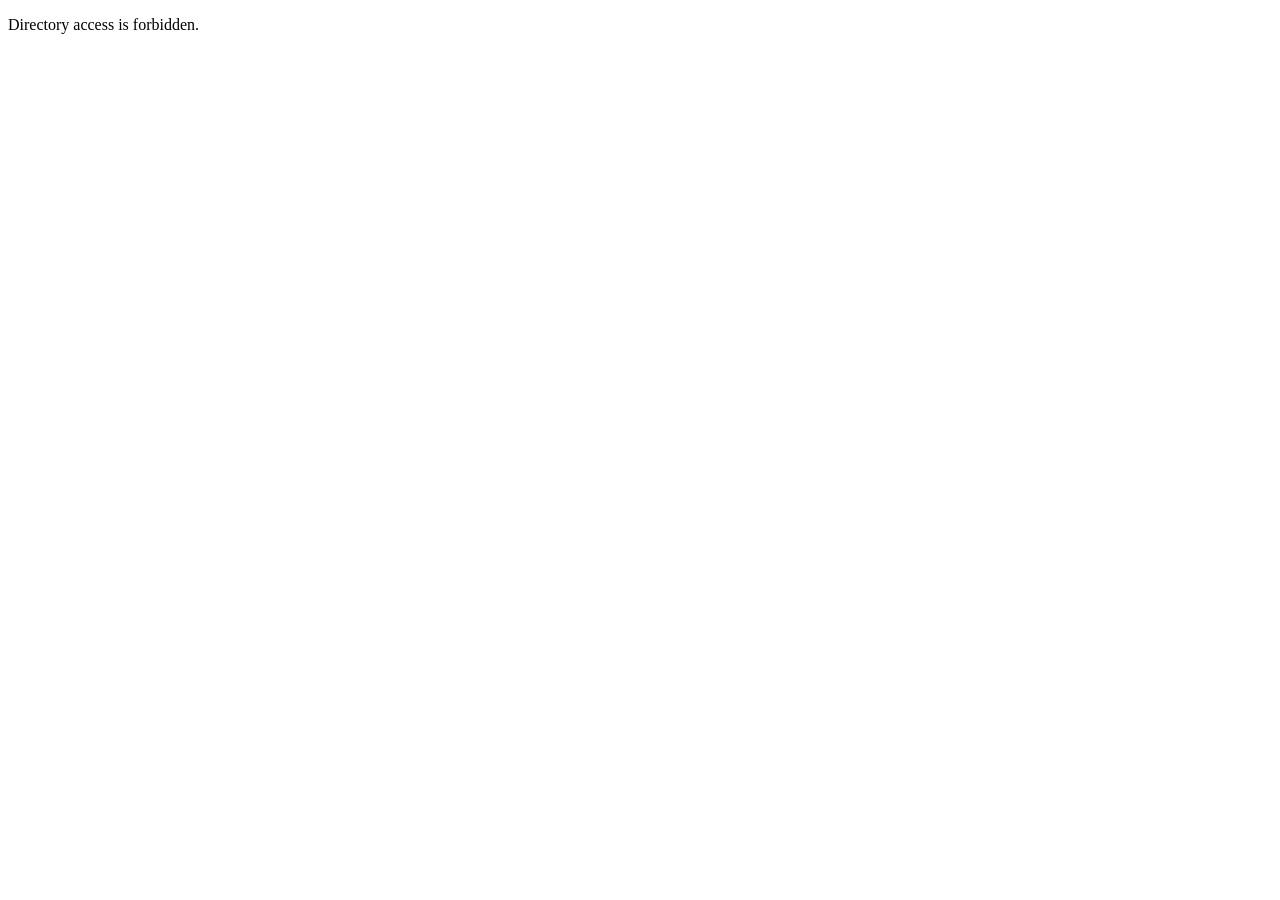
<file: app/index.html>
<!DOCTYPE html>
<html lang="pt-br">
<head>
    <meta charset="UTF-8">
    <meta http-equiv="X-UA-Compatible" content="IE=edge">
    <meta name="viewport" content="width=device-width, initial-scale=1.0">
    <title>403 Forbidden</title>
</head>
<body>

<p>Directory access is forbidden.</p>

</body>
</html>
</file>
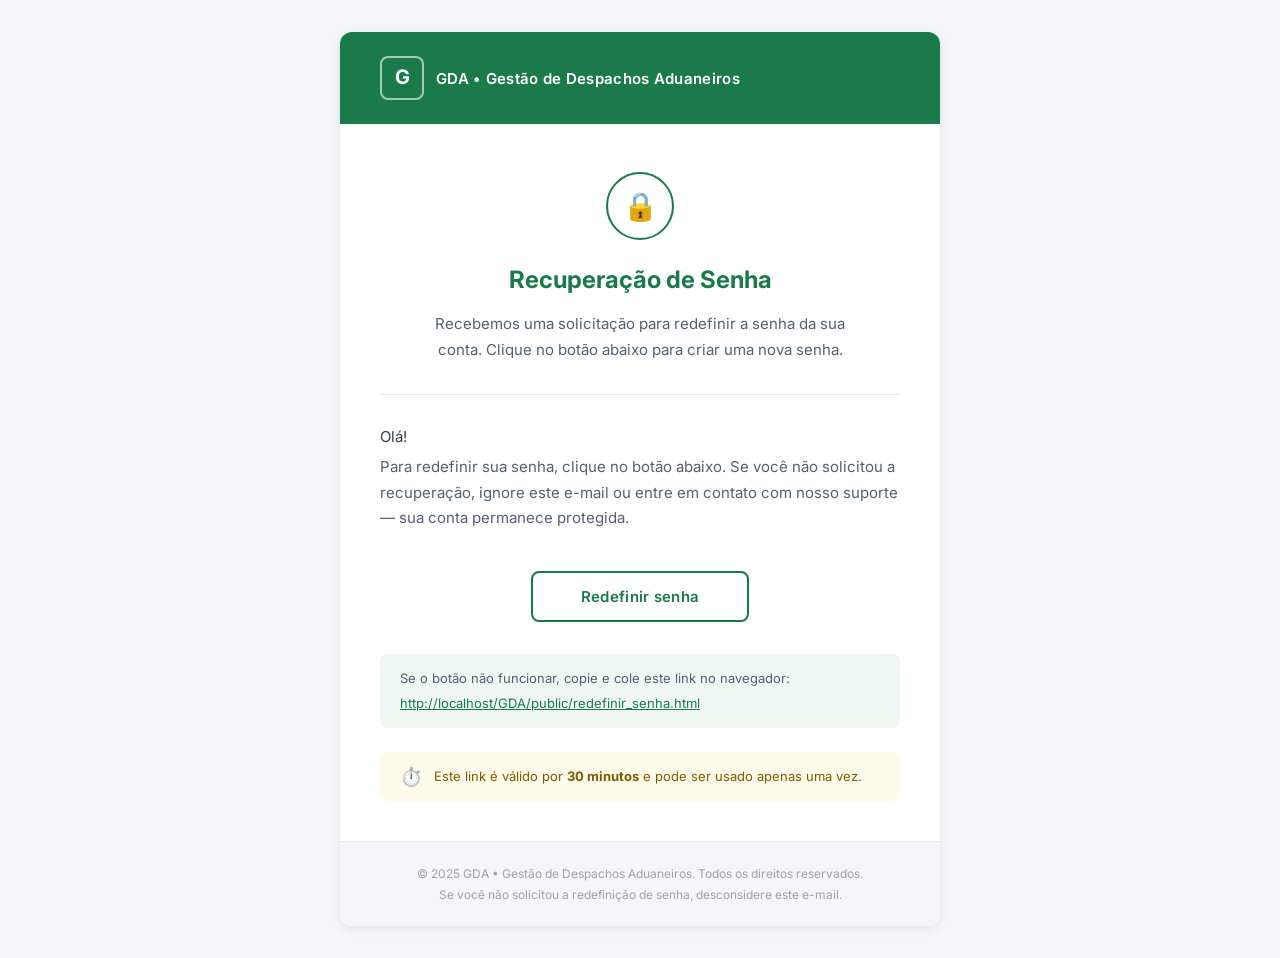
<file: public/mail/email_recuperacao_senha.html>
<!DOCTYPE html>
<html lang="pt-BR">
<head>
  <meta charset="UTF-8">
  <meta name="viewport" content="width=device-width, initial-scale=1.0">
  <meta http-equiv="X-UA-Compatible" content="IE=edge">
  <title>Recuperacao de Senha - GDA</title>
  <!--[if mso]>
  <noscript>
    <xml>
      <o:OfficeDocumentSettings>
        <o:PixelsPerInch>96</o:PixelsPerInch>
      </o:OfficeDocumentSettings>
    </xml>
  </noscript>
  <![endif]-->
  <style>
    @import url('https://fonts.googleapis.com/css2?family=Inter:wght@400;500;600&display=swap');
    body, table, td, a { -webkit-text-size-adjust: 100%; -ms-text-size-adjust: 100%; }
    table, td { mso-table-lspace: 0pt; mso-table-rspace: 0pt; }
    img { -ms-interpolation-mode: bicubic; border: 0; outline: none; text-decoration: none; }
    body { margin: 0 !important; padding: 0 !important; width: 100% !important; background-color: #f4f6f8; }
    a { color: #1a7a4a; }
    @media only screen and (max-width: 600px) {
      .email-container { width: 100% !important; }
      .fluid { max-width: 100% !important; height: auto !important; }
      .stack-column, .stack-column-center { display: block !important; width: 100% !important; max-width: 100% !important; direction: ltr !important; }
      .stack-column-center { text-align: center !important; }
      .center-on-narrow { text-align: center !important; display: block !important; margin-left: auto !important; margin-right: auto !important; float: none !important; }
      .btn-mobile { width: 100% !important; }
      .pad-mobile { padding: 30px 20px !important; }
    }
  </style>
</head>
<body style="margin:0;padding:0;background-color:#f4f6f8;font-family:'Inter',Arial,sans-serif;">

  <!-- Preheader (texto oculto que aparece no preview do e-mail) -->
  <div style="display:none;max-height:0;overflow:hidden;mso-hide:all;">
    Redefinição de senha solicitada — clique para criar uma nova senha. Link válido por 30 minutos.
    &nbsp;&zwnj;&nbsp;&zwnj;&nbsp;&zwnj;&nbsp;&zwnj;&nbsp;&zwnj;&nbsp;&zwnj;&nbsp;&zwnj;&nbsp;&zwnj;
  </div>

  <table role="presentation" cellspacing="0" cellpadding="0" border="0" width="100%" style="background-color:#f4f6f8;">
    <tr>
      <td style="padding: 32px 16px;">

        <!-- Container principal -->
        <table role="presentation" cellspacing="0" cellpadding="0" border="0" width="600" class="email-container" style="margin:0 auto;background-color:#ffffff;border-radius:12px;overflow:hidden;box-shadow:0 2px 12px rgba(0,0,0,0.08);">

          <!-- HEADER -->
          <tr>
            <td style="background-color:#1a7a4a;padding:24px 40px;">
              <table role="presentation" cellspacing="0" cellpadding="0" border="0" width="100%">
                <tr>
                  <td>
                    <!-- Logo / Nome -->
                    <table role="presentation" cellspacing="0" cellpadding="0" border="0">
                      <tr>
                        <td style="padding-right:12px;">
                          <!-- Ícone G estilizado -->
                          <div style="width:40px;height:40px;border-radius:8px;border:2px solid rgba(255,255,255,0.6);display:inline-block;text-align:center;line-height:38px;">
                            <span style="color:#ffffff;font-size:20px;font-weight:700;font-family:'Inter',Arial,sans-serif;">G</span>
                          </div>
                        </td>
                        <td>
                          <span style="color:#ffffff;font-size:15px;font-weight:600;font-family:'Inter',Arial,sans-serif;letter-spacing:0.3px;">GDA &bull; Gestão de Despachos Aduaneiros</span>
                        </td>
                      </tr>
                    </table>
                  </td>
                </tr>
              </table>
            </td>
          </tr>

          <!-- HERO / ÍCONE + TÍTULO -->
          <tr>
            <td style="padding:48px 40px 32px 40px;text-align:center;" class="pad-mobile">

              <!-- Ícone cadeado -->
              <table role="presentation" cellspacing="0" cellpadding="0" border="0" style="margin:0 auto 24px auto;">
                <tr>
                  <td style="width:64px;height:64px;border-radius:50%;border:2px solid #1a7a4a;text-align:center;vertical-align:middle;">
                    <span style="font-size:28px;line-height:64px;">🔒</span>
                  </td>
                </tr>
              </table>

              <h1 style="margin:0 0 16px 0;color:#1a7a4a;font-size:24px;font-weight:700;font-family:'Inter',Arial,sans-serif;line-height:1.3;">
                Recuperação de Senha
              </h1>
              <p style="margin:0;color:#555f6d;font-size:15px;line-height:1.7;font-family:'Inter',Arial,sans-serif;max-width:440px;margin:0 auto;">
                Recebemos uma solicitação para redefinir a senha da sua conta. Clique no botão abaixo para criar uma nova senha.
              </p>
            </td>
          </tr>

          <!-- DIVISOR -->
          <tr>
            <td style="padding:0 40px;">
              <table role="presentation" cellspacing="0" cellpadding="0" border="0" width="100%">
                <tr>
                  <td style="border-top:1px solid #e8eaed;font-size:0;line-height:0;">&nbsp;</td>
                </tr>
              </table>
            </td>
          </tr>

          <!-- CORPO DO E-MAIL -->
          <tr>
            <td style="padding:32px 40px 8px 40px;" class="pad-mobile">
              <p style="margin:0 0 8px 0;color:#333d47;font-size:15px;font-family:'Inter',Arial,sans-serif;">Olá!</p>
              <p style="margin:0;color:#555f6d;font-size:15px;line-height:1.7;font-family:'Inter',Arial,sans-serif;">
                Para redefinir sua senha, clique no botão abaixo. Se você não solicitou a recuperação, ignore este e-mail ou entre em contato com nosso suporte &mdash; sua conta permanece protegida.
              </p>
            </td>
          </tr>

          <!-- BOTÃO CTA -->
          <tr>
            <td style="padding:32px 40px;" class="pad-mobile">
              <table role="presentation" cellspacing="0" cellpadding="0" border="0" style="margin:0 auto;">
                <tr>
                  <td style="border-radius:8px;border:2px solid #1a7a4a;">
                    <a href="http://localhost/GDA/public/redefinir_senha.php"
                       target="_blank"
                       style="display:inline-block;padding:14px 48px;color:#1a7a4a;font-size:15px;font-weight:600;font-family:'Inter',Arial,sans-serif;text-decoration:none;letter-spacing:0.3px;white-space:nowrap;">
                      Redefinir senha
                    </a>
                  </td>
                </tr>
              </table>
            </td>
          </tr>

          <!-- CAIXA DO LINK ALTERNATIVO -->
          <tr>
            <td style="padding:0 40px 24px 40px;" class="pad-mobile">
              <table role="presentation" cellspacing="0" cellpadding="0" border="0" width="100%">
                <tr>
                  <td style="background-color:#f0f7f3;border-radius:8px;padding:16px 20px;">
                    <p style="margin:0 0 6px 0;color:#555f6d;font-size:13px;font-family:'Inter',Arial,sans-serif;">
                      Se o botão não funcionar, copie e cole este link no navegador:
                    </p>
                    <a href="http://localhost/GDA/public/redefinir_senha.php"
                       style="color:#1a7a4a;font-size:13px;font-family:'Inter',Arial,sans-serif;word-break:break-all;">
                      http://localhost/GDA/public/redefinir_senha.html
                    </a>
                  </td>
                </tr>
              </table>
            </td>
          </tr>

          <!-- AVISO DE VALIDADE -->
          <tr>
            <td style="padding:0 40px 40px 40px;" class="pad-mobile">
              <table role="presentation" cellspacing="0" cellpadding="0" border="0" width="100%">
                <tr>
                  <td style="background-color:#fffbeb;border-radius:8px;padding:14px 20px;">
                    <table role="presentation" cellspacing="0" cellpadding="0" border="0" width="100%">
                      <tr>
                        <td style="width:24px;vertical-align:middle;padding-right:10px;">
                          <span style="font-size:18px;">⏱️</span>
                        </td>
                        <td style="vertical-align:middle;">
                          <p style="margin:0;color:#7a5c00;font-size:13px;font-family:'Inter',Arial,sans-serif;">
                            Este link é válido por <strong>30 minutos</strong> e pode ser usado apenas uma vez.
                          </p>
                        </td>
                      </tr>
                    </table>
                  </td>
                </tr>
              </table>
            </td>
          </tr>

          <!-- FOOTER -->
          <tr>
            <td style="background-color:#f4f6f8;padding:24px 40px;border-top:1px solid #e8eaed;text-align:center;">
              <p style="margin:0 0 6px 0;color:#9aa3ad;font-size:12px;font-family:'Inter',Arial,sans-serif;">
                &copy; 2025 GDA &bull; Gestão de Despachos Aduaneiros. Todos os direitos reservados.
              </p>
              <p style="margin:0;color:#9aa3ad;font-size:12px;font-family:'Inter',Arial,sans-serif;">
                Se você não solicitou a redefinição de senha, desconsidere este e-mail.
              </p>
            </td>
          </tr>

        </table>
        <!-- Fim container principal -->

      </td>
    </tr>
  </table>

</body>
</html>
</file>
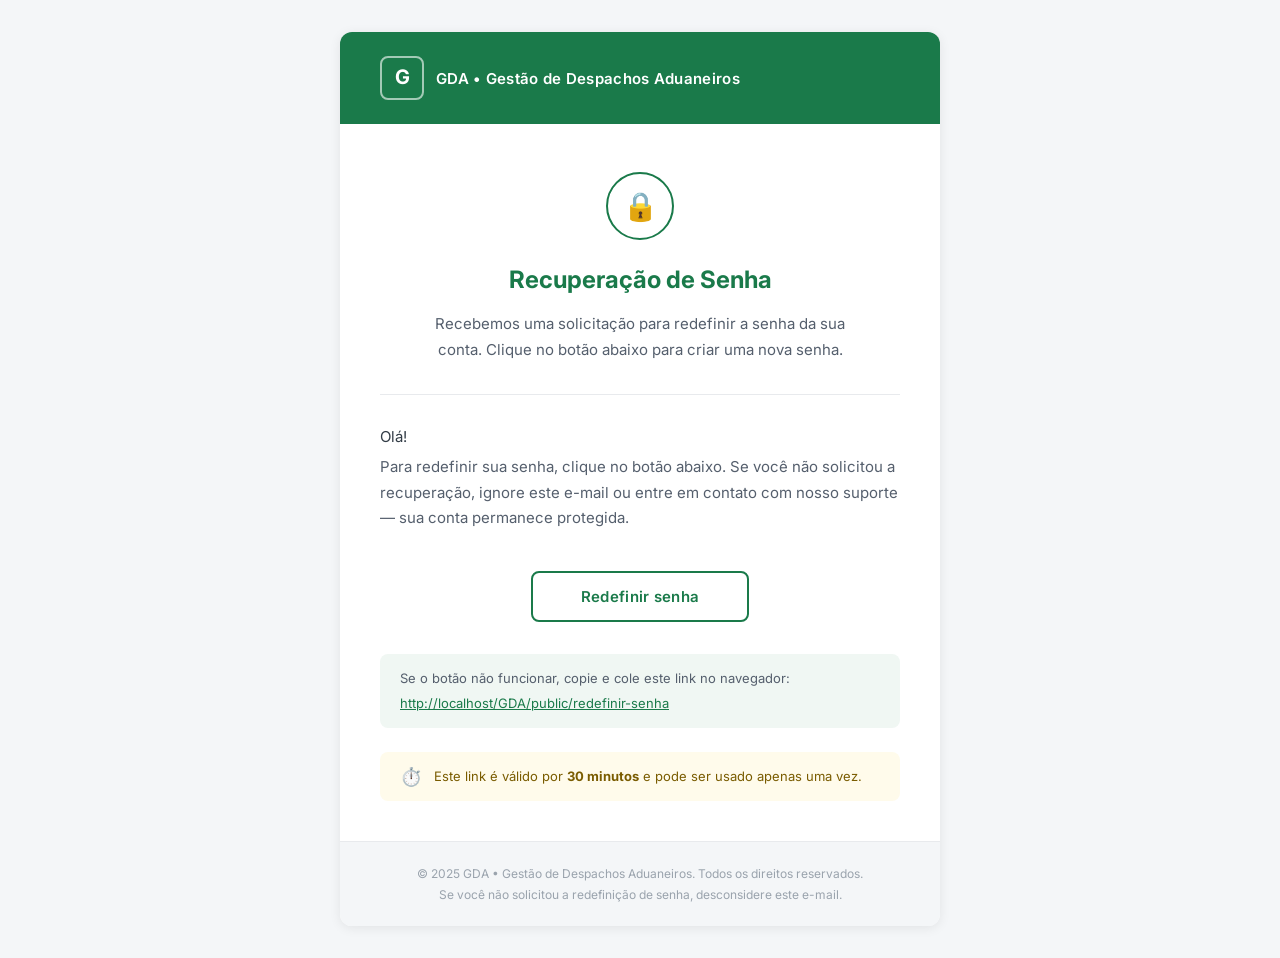
<file: app/Views/mail/email_recuperacao_senha.html>
<!DOCTYPE html>
<html lang="pt-BR">
<head>
  <meta charset="UTF-8">
  <meta name="viewport" content="width=device-width, initial-scale=1.0">
  <meta http-equiv="X-UA-Compatible" content="IE=edge">
  <title>Recuperacao de Senha - GDA</title>
  <!--[if mso]>
  <noscript>
    <xml>
      <o:OfficeDocumentSettings>
        <o:PixelsPerInch>96</o:PixelsPerInch>
      </o:OfficeDocumentSettings>
    </xml>
  </noscript>
  <![endif]-->
  <style>
    @import url('https://fonts.googleapis.com/css2?family=Inter:wght@400;500;600&display=swap');
    body, table, td, a { -webkit-text-size-adjust: 100%; -ms-text-size-adjust: 100%; }
    table, td { mso-table-lspace: 0pt; mso-table-rspace: 0pt; }
    img { -ms-interpolation-mode: bicubic; border: 0; outline: none; text-decoration: none; }
    body { margin: 0 !important; padding: 0 !important; width: 100% !important; background-color: #f4f6f8; }
    a { color: #1a7a4a; }
    @media only screen and (max-width: 600px) {
      .email-container { width: 100% !important; }
      .fluid { max-width: 100% !important; height: auto !important; }
      .stack-column, .stack-column-center { display: block !important; width: 100% !important; max-width: 100% !important; direction: ltr !important; }
      .stack-column-center { text-align: center !important; }
      .center-on-narrow { text-align: center !important; display: block !important; margin-left: auto !important; margin-right: auto !important; float: none !important; }
      .btn-mobile { width: 100% !important; }
      .pad-mobile { padding: 30px 20px !important; }
    }
  </style>
</head>
<body style="margin:0;padding:0;background-color:#f4f6f8;font-family:'Inter',Arial,sans-serif;">

  <!-- Preheader (texto oculto que aparece no preview do e-mail) -->
  <div style="display:none;max-height:0;overflow:hidden;mso-hide:all;">
    Redefinição de senha solicitada — clique para criar uma nova senha. Link válido por 30 minutos.
    &nbsp;&zwnj;&nbsp;&zwnj;&nbsp;&zwnj;&nbsp;&zwnj;&nbsp;&zwnj;&nbsp;&zwnj;&nbsp;&zwnj;&nbsp;&zwnj;
  </div>

  <table role="presentation" cellspacing="0" cellpadding="0" border="0" width="100%" style="background-color:#f4f6f8;">
    <tr>
      <td style="padding: 32px 16px;">

        <!-- Container principal -->
        <table role="presentation" cellspacing="0" cellpadding="0" border="0" width="600" class="email-container" style="margin:0 auto;background-color:#ffffff;border-radius:12px;overflow:hidden;box-shadow:0 2px 12px rgba(0,0,0,0.08);">

          <!-- HEADER -->
          <tr>
            <td style="background-color:#1a7a4a;padding:24px 40px;">
              <table role="presentation" cellspacing="0" cellpadding="0" border="0" width="100%">
                <tr>
                  <td>
                    <!-- Logo / Nome -->
                    <table role="presentation" cellspacing="0" cellpadding="0" border="0">
                      <tr>
                        <td style="padding-right:12px;">
                          <!-- Ícone G estilizado -->
                          <div style="width:40px;height:40px;border-radius:8px;border:2px solid rgba(255,255,255,0.6);display:inline-block;text-align:center;line-height:38px;">
                            <span style="color:#ffffff;font-size:20px;font-weight:700;font-family:'Inter',Arial,sans-serif;">G</span>
                          </div>
                        </td>
                        <td>
                          <span style="color:#ffffff;font-size:15px;font-weight:600;font-family:'Inter',Arial,sans-serif;letter-spacing:0.3px;">GDA &bull; Gestão de Despachos Aduaneiros</span>
                        </td>
                      </tr>
                    </table>
                  </td>
                </tr>
              </table>
            </td>
          </tr>

          <!-- HERO / ÍCONE + TÍTULO -->
          <tr>
            <td style="padding:48px 40px 32px 40px;text-align:center;" class="pad-mobile">

              <!-- Ícone cadeado -->
              <table role="presentation" cellspacing="0" cellpadding="0" border="0" style="margin:0 auto 24px auto;">
                <tr>
                  <td style="width:64px;height:64px;border-radius:50%;border:2px solid #1a7a4a;text-align:center;vertical-align:middle;">
                    <span style="font-size:28px;line-height:64px;">🔒</span>
                  </td>
                </tr>
              </table>

              <h1 style="margin:0 0 16px 0;color:#1a7a4a;font-size:24px;font-weight:700;font-family:'Inter',Arial,sans-serif;line-height:1.3;">
                Recuperação de Senha
              </h1>
              <p style="margin:0;color:#555f6d;font-size:15px;line-height:1.7;font-family:'Inter',Arial,sans-serif;max-width:440px;margin:0 auto;">
                Recebemos uma solicitação para redefinir a senha da sua conta. Clique no botão abaixo para criar uma nova senha.
              </p>
            </td>
          </tr>

          <!-- DIVISOR -->
          <tr>
            <td style="padding:0 40px;">
              <table role="presentation" cellspacing="0" cellpadding="0" border="0" width="100%">
                <tr>
                  <td style="border-top:1px solid #e8eaed;font-size:0;line-height:0;">&nbsp;</td>
                </tr>
              </table>
            </td>
          </tr>

          <!-- CORPO DO E-MAIL -->
          <tr>
            <td style="padding:32px 40px 8px 40px;" class="pad-mobile">
              <p style="margin:0 0 8px 0;color:#333d47;font-size:15px;font-family:'Inter',Arial,sans-serif;">Olá!</p>
              <p style="margin:0;color:#555f6d;font-size:15px;line-height:1.7;font-family:'Inter',Arial,sans-serif;">
                Para redefinir sua senha, clique no botão abaixo. Se você não solicitou a recuperação, ignore este e-mail ou entre em contato com nosso suporte &mdash; sua conta permanece protegida.
              </p>
            </td>
          </tr>

          <!-- BOTÃO CTA -->
          <tr>
            <td style="padding:32px 40px;" class="pad-mobile">
              <table role="presentation" cellspacing="0" cellpadding="0" border="0" style="margin:0 auto;">
                <tr>
                  <td style="border-radius:8px;border:2px solid #1a7a4a;">
                    <a href="http://localhost/GDA/public/redefinir-senha"
                       target="_blank"
                       style="display:inline-block;padding:14px 48px;color:#1a7a4a;font-size:15px;font-weight:600;font-family:'Inter',Arial,sans-serif;text-decoration:none;letter-spacing:0.3px;white-space:nowrap;">
                      Redefinir senha
                    </a>
                  </td>
                </tr>
              </table>
            </td>
          </tr>

          <!-- CAIXA DO LINK ALTERNATIVO -->
          <tr>
            <td style="padding:0 40px 24px 40px;" class="pad-mobile">
              <table role="presentation" cellspacing="0" cellpadding="0" border="0" width="100%">
                <tr>
                  <td style="background-color:#f0f7f3;border-radius:8px;padding:16px 20px;">
                    <p style="margin:0 0 6px 0;color:#555f6d;font-size:13px;font-family:'Inter',Arial,sans-serif;">
                      Se o botão não funcionar, copie e cole este link no navegador:
                    </p>
                    <a href="http://localhost/GDA/public/redefinir-senha"
                       style="color:#1a7a4a;font-size:13px;font-family:'Inter',Arial,sans-serif;word-break:break-all;">
                      http://localhost/GDA/public/redefinir-senha
                    </a>
                  </td>
                </tr>
              </table>
            </td>
          </tr>

          <!-- AVISO DE VALIDADE -->
          <tr>
            <td style="padding:0 40px 40px 40px;" class="pad-mobile">
              <table role="presentation" cellspacing="0" cellpadding="0" border="0" width="100%">
                <tr>
                  <td style="background-color:#fffbeb;border-radius:8px;padding:14px 20px;">
                    <table role="presentation" cellspacing="0" cellpadding="0" border="0" width="100%">
                      <tr>
                        <td style="width:24px;vertical-align:middle;padding-right:10px;">
                          <span style="font-size:18px;">⏱️</span>
                        </td>
                        <td style="vertical-align:middle;">
                          <p style="margin:0;color:#7a5c00;font-size:13px;font-family:'Inter',Arial,sans-serif;">
                            Este link é válido por <strong>30 minutos</strong> e pode ser usado apenas uma vez.
                          </p>
                        </td>
                      </tr>
                    </table>
                  </td>
                </tr>
              </table>
            </td>
          </tr>

          <!-- FOOTER -->
          <tr>
            <td style="background-color:#f4f6f8;padding:24px 40px;border-top:1px solid #e8eaed;text-align:center;">
              <p style="margin:0 0 6px 0;color:#9aa3ad;font-size:12px;font-family:'Inter',Arial,sans-serif;">
                &copy; 2025 GDA &bull; Gestão de Despachos Aduaneiros. Todos os direitos reservados.
              </p>
              <p style="margin:0;color:#9aa3ad;font-size:12px;font-family:'Inter',Arial,sans-serif;">
                Se você não solicitou a redefinição de senha, desconsidere este e-mail.
              </p>
            </td>
          </tr>

        </table>
        <!-- Fim container principal -->

      </td>
    </tr>
  </table>

</body>
</html>
</file>
